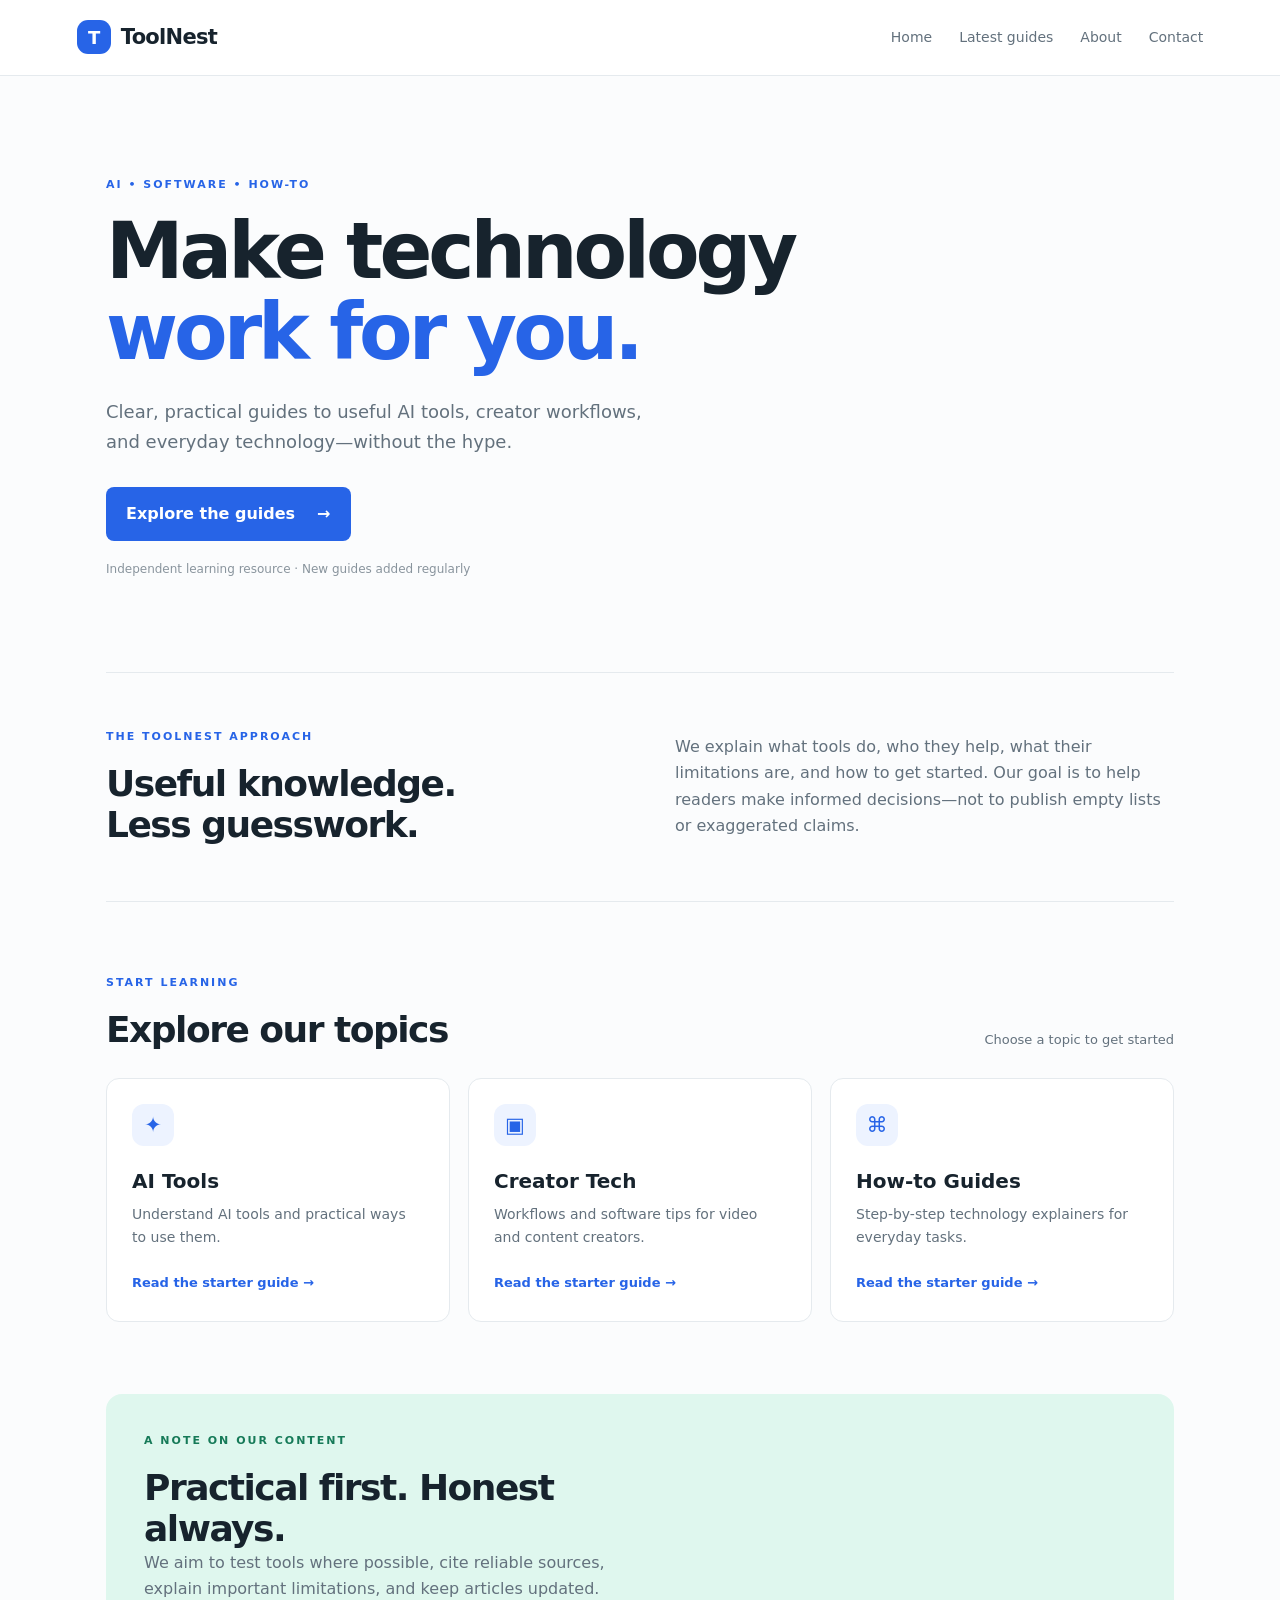
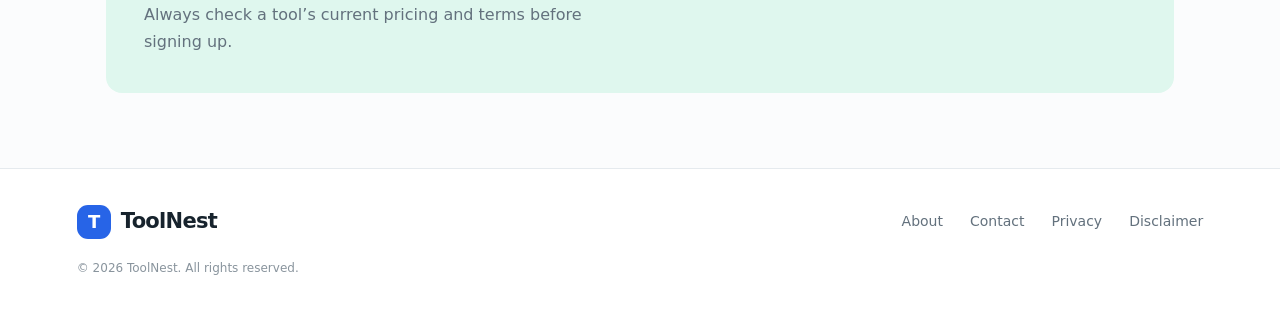
<file: index.html>
<!doctype html>
<html lang="en">
<head>
<meta charset="utf-8"><meta name="viewport" content="width=device-width,initial-scale=1">
<title>ToolNest — Practical AI & Tech Guides</title>
<meta name="description" content="Practical guides, honest tool explainers, and technology tutorials to help you work smarter with AI.">
<link rel="canonical" href="https://YOUR-DOMAIN.com/">
<link rel="stylesheet" href="assets/style.css">
</head>
<body>
<header class="site-header"><a class="brand" href="index.html"><span class="brand-mark">T</span> ToolNest</a>
<nav><a href="index.html">Home</a><a href="#latest">Latest guides</a><a href="about.html">About</a><a href="contact.html">Contact</a></nav>
</header>
<main>
<section class="hero"><div class="eyebrow">AI • SOFTWARE • HOW-TO</div><h1>Make technology<br><span>work for you.</span></h1>
<p>Clear, practical guides to useful AI tools, creator workflows, and everyday technology—without the hype.</p>
<a class="button" href="#latest">Explore the guides <span>→</span></a><div class="hero-note">Independent learning resource · New guides added regularly</div></section>
<section class="intro"><div><div class="eyebrow">THE TOOLNEST APPROACH</div><h2>Useful knowledge.<br>Less guesswork.</h2></div><p>We explain what tools do, who they help, what their limitations are, and how to get started. Our goal is to help readers make informed decisions—not to publish empty lists or exaggerated claims.</p></section>
<section id="latest" class="content-section"><div class="section-head"><div><div class="eyebrow">START LEARNING</div><h2>Explore our topics</h2></div><span class="muted">Choose a topic to get started</span></div>
<div class="topic-grid">
<a class="topic-card" href="article-ai-video.html"><div class="topic-icon">✦</div><h3>AI Tools</h3><p>Understand AI tools and practical ways to use them.</p><span>Read the starter guide →</span></a>
<a class="topic-card" href="article-creator.html"><div class="topic-icon">▣</div><h3>Creator Tech</h3><p>Workflows and software tips for video and content creators.</p><span>Read the starter guide →</span></a>
<a class="topic-card" href="article-productivity.html"><div class="topic-icon">⌘</div><h3>How-to Guides</h3><p>Step-by-step technology explainers for everyday tasks.</p><span>Read the starter guide →</span></a>
</div></section>
<section class="newsletter"><div><div class="eyebrow">A NOTE ON OUR CONTENT</div><h2>Practical first. Honest always.</h2><p>We aim to test tools where possible, cite reliable sources, explain important limitations, and keep articles updated. Always check a tool’s current pricing and terms before signing up.</p></div></section>
</main>
<footer><a class="brand" href="index.html"><span class="brand-mark">T</span> ToolNest</a><div class="footer-links"><a href="about.html">About</a><a href="contact.html">Contact</a><a href="privacy.html">Privacy</a><a href="disclaimer.html">Disclaimer</a></div><p>© 2026 ToolNest. All rights reserved.</p></footer>
</body></html>
</file>
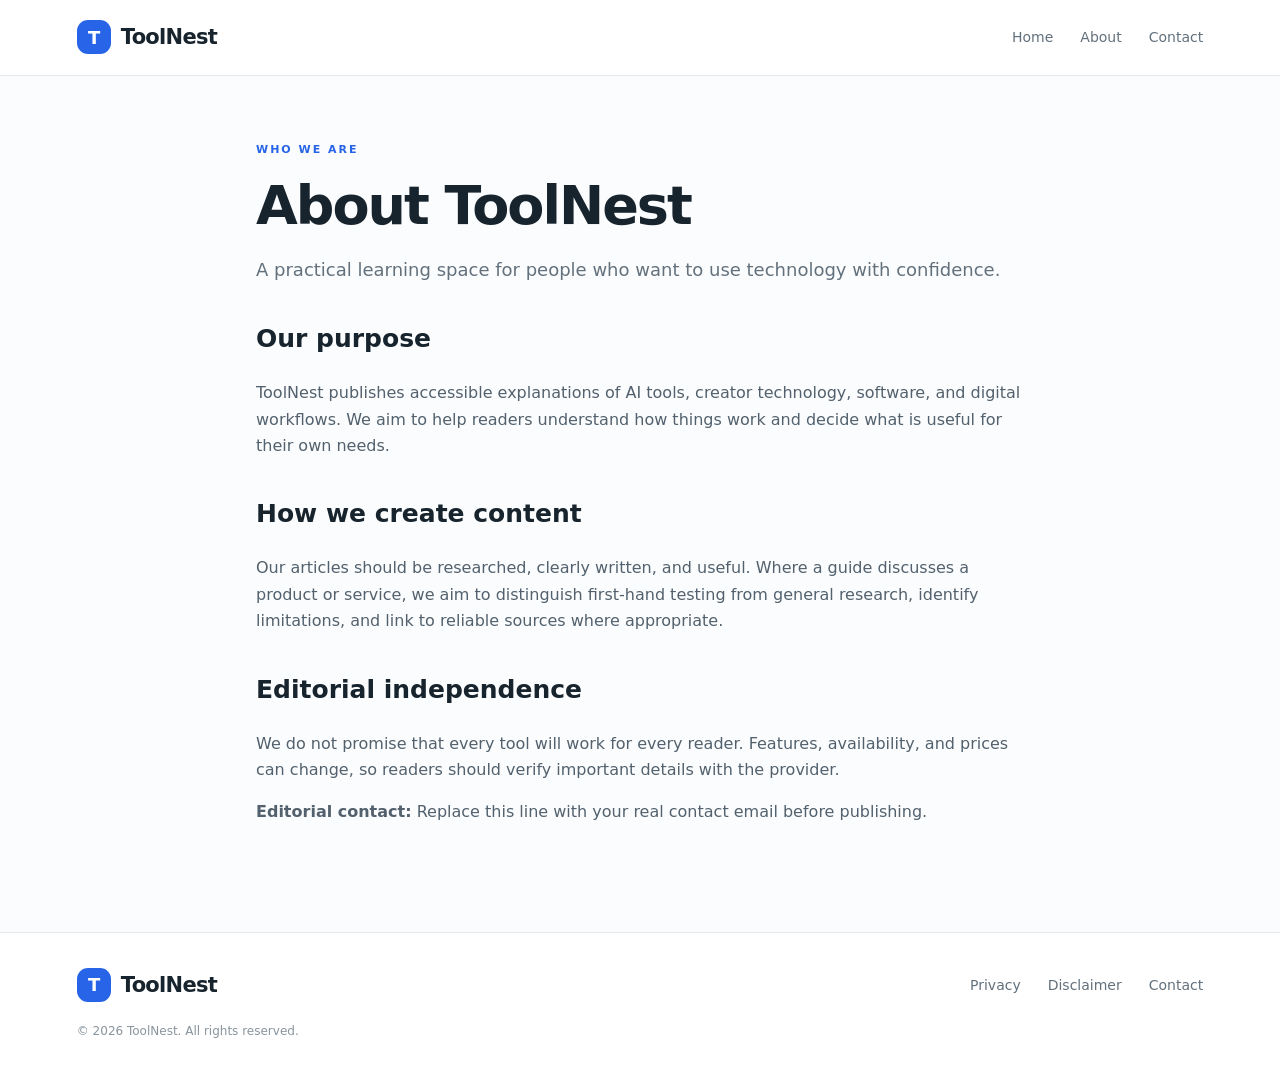
<file: about.html>
<!doctype html><html lang="en"><head><meta charset="utf-8"><meta name="viewport" content="width=device-width,initial-scale=1"><title>About ToolNest</title><meta name="description" content="Learn about ToolNest and our approach to practical technology education."><link rel="stylesheet" href="assets/style.css"></head><body><header class="site-header"><a class="brand" href="index.html"><span class="brand-mark">T</span> ToolNest</a><nav><a href="index.html">Home</a><a href="about.html">About</a><a href="contact.html">Contact</a></nav></header><main class="page"><div class="eyebrow">WHO WE ARE</div><h1>About ToolNest</h1><p class="lead">A practical learning space for people who want to use technology with confidence.</p><h2>Our purpose</h2><p>ToolNest publishes accessible explanations of AI tools, creator technology, software, and digital workflows. We aim to help readers understand how things work and decide what is useful for their own needs.</p><h2>How we create content</h2><p>Our articles should be researched, clearly written, and useful. Where a guide discusses a product or service, we aim to distinguish first-hand testing from general research, identify limitations, and link to reliable sources where appropriate.</p><h2>Editorial independence</h2><p>We do not promise that every tool will work for every reader. Features, availability, and prices can change, so readers should verify important details with the provider.</p><p><strong>Editorial contact:</strong> Replace this line with your real contact email before publishing.</p></main><footer><a class="brand" href="index.html"><span class="brand-mark">T</span> ToolNest</a><div class="footer-links"><a href="privacy.html">Privacy</a><a href="disclaimer.html">Disclaimer</a><a href="contact.html">Contact</a></div><p>© 2026 ToolNest. All rights reserved.</p></footer></body></html>
</file>
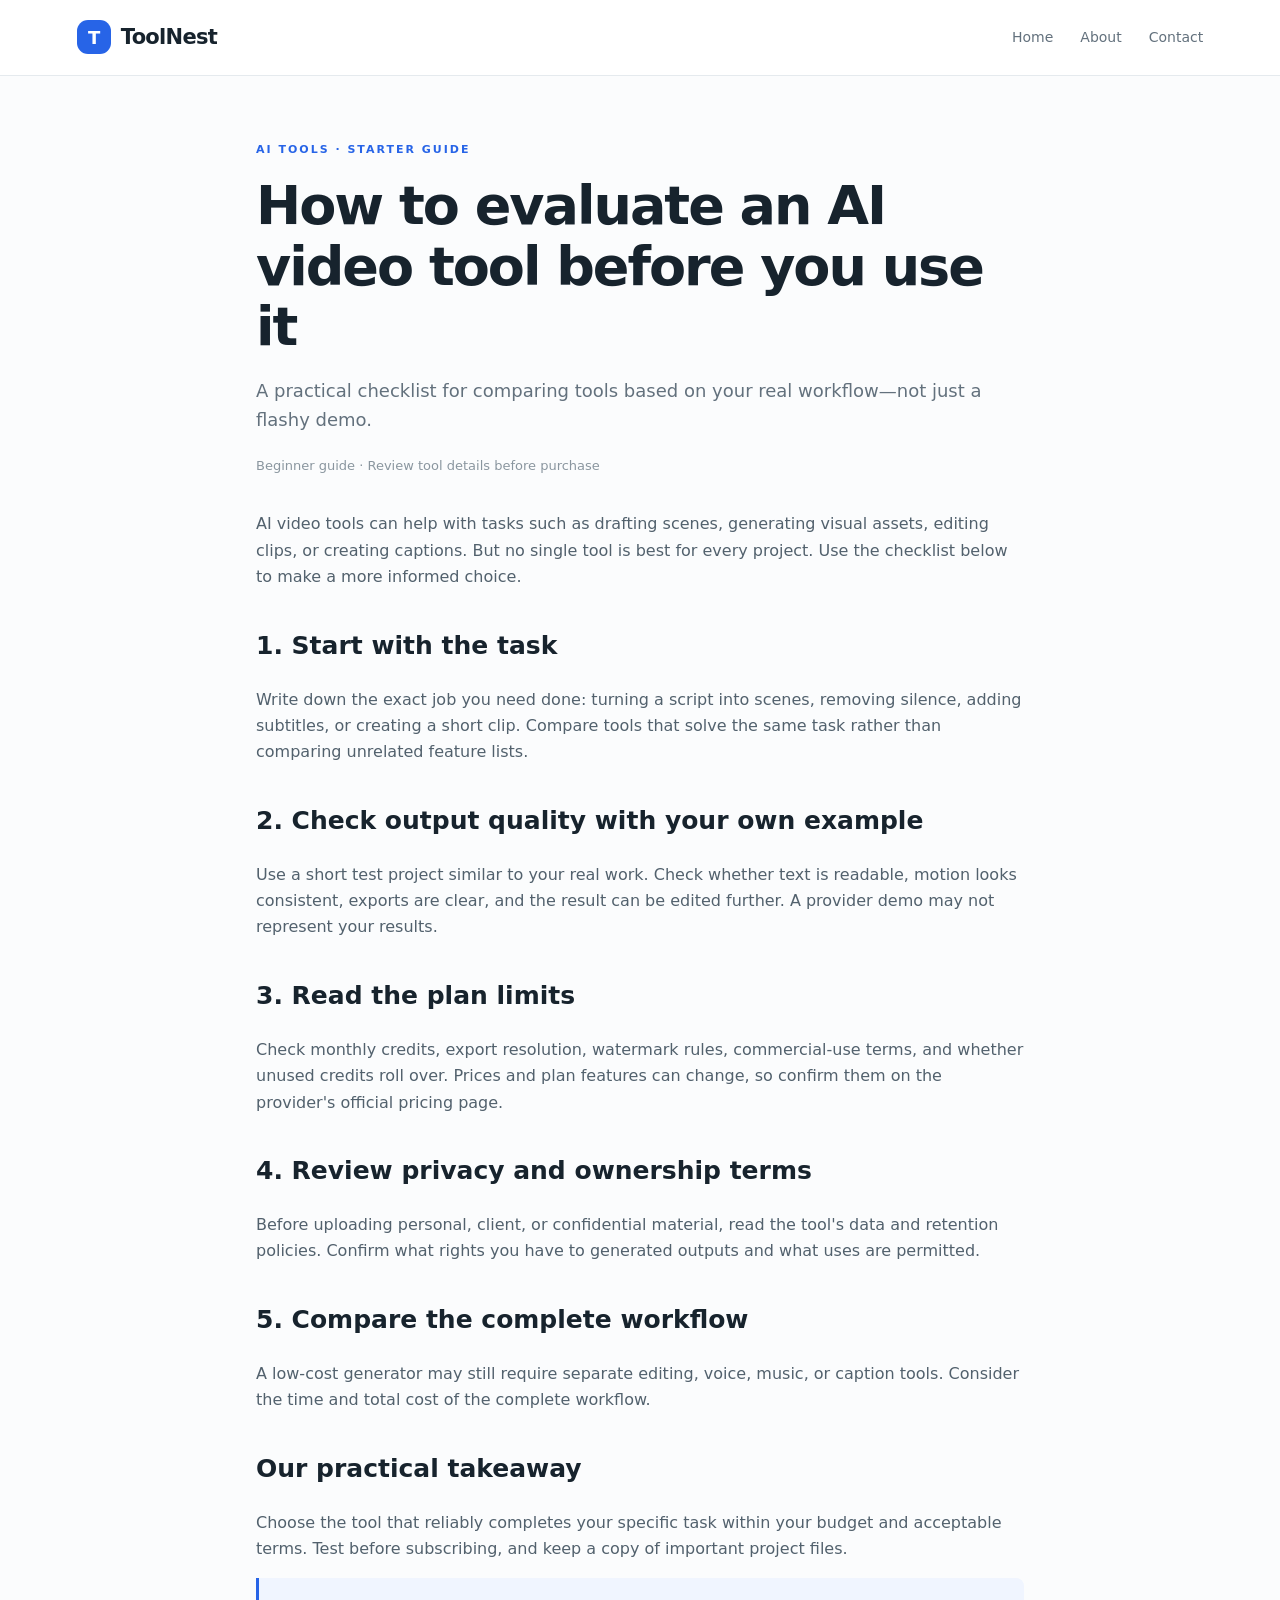
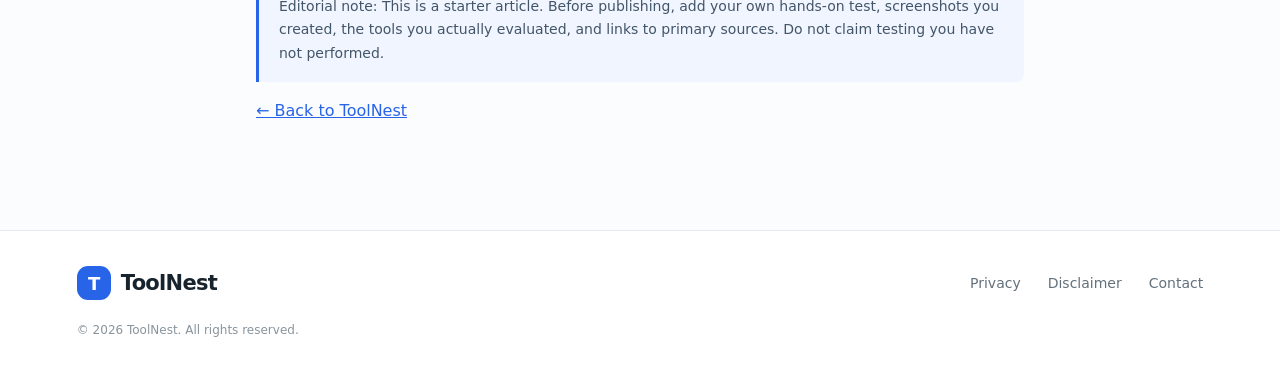
<file: article-ai-video.html>
<!doctype html><html lang="en"><head><meta charset="utf-8"><meta name="viewport" content="width=device-width,initial-scale=1"><title>How to Evaluate an AI Video Tool — ToolNest</title><meta name="description" content="A practical checklist for evaluating AI video tools before choosing one."><link rel="stylesheet" href="assets/style.css"></head><body><header class="site-header"><a class="brand" href="index.html"><span class="brand-mark">T</span> ToolNest</a><nav><a href="index.html">Home</a><a href="about.html">About</a><a href="contact.html">Contact</a></nav></header><main class="page"><div class="eyebrow">AI TOOLS · STARTER GUIDE</div><h1>How to evaluate an AI video tool before you use it</h1><p class="lead">A practical checklist for comparing tools based on your real workflow—not just a flashy demo.</p><div class="article-meta">Beginner guide · Review tool details before purchase</div><p>AI video tools can help with tasks such as drafting scenes, generating visual assets, editing clips, or creating captions. But no single tool is best for every project. Use the checklist below to make a more informed choice.</p><h2>1. Start with the task</h2><p>Write down the exact job you need done: turning a script into scenes, removing silence, adding subtitles, or creating a short clip. Compare tools that solve the same task rather than comparing unrelated feature lists.</p><h2>2. Check output quality with your own example</h2><p>Use a short test project similar to your real work. Check whether text is readable, motion looks consistent, exports are clear, and the result can be edited further. A provider demo may not represent your results.</p><h2>3. Read the plan limits</h2><p>Check monthly credits, export resolution, watermark rules, commercial-use terms, and whether unused credits roll over. Prices and plan features can change, so confirm them on the provider's official pricing page.</p><h2>4. Review privacy and ownership terms</h2><p>Before uploading personal, client, or confidential material, read the tool's data and retention policies. Confirm what rights you have to generated outputs and what uses are permitted.</p><h2>5. Compare the complete workflow</h2><p>A low-cost generator may still require separate editing, voice, music, or caption tools. Consider the time and total cost of the complete workflow.</p><h2>Our practical takeaway</h2><p>Choose the tool that reliably completes your specific task within your budget and acceptable terms. Test before subscribing, and keep a copy of important project files.</p><div class="notice">Editorial note: This is a starter article. Before publishing, add your own hands-on test, screenshots you created, the tools you actually evaluated, and links to primary sources. Do not claim testing you have not performed.</div><p><a href="index.html">← Back to ToolNest</a></p></main><footer><a class="brand" href="index.html"><span class="brand-mark">T</span> ToolNest</a><div class="footer-links"><a href="privacy.html">Privacy</a><a href="disclaimer.html">Disclaimer</a><a href="contact.html">Contact</a></div><p>© 2026 ToolNest. All rights reserved.</p></footer></body></html>
</file>
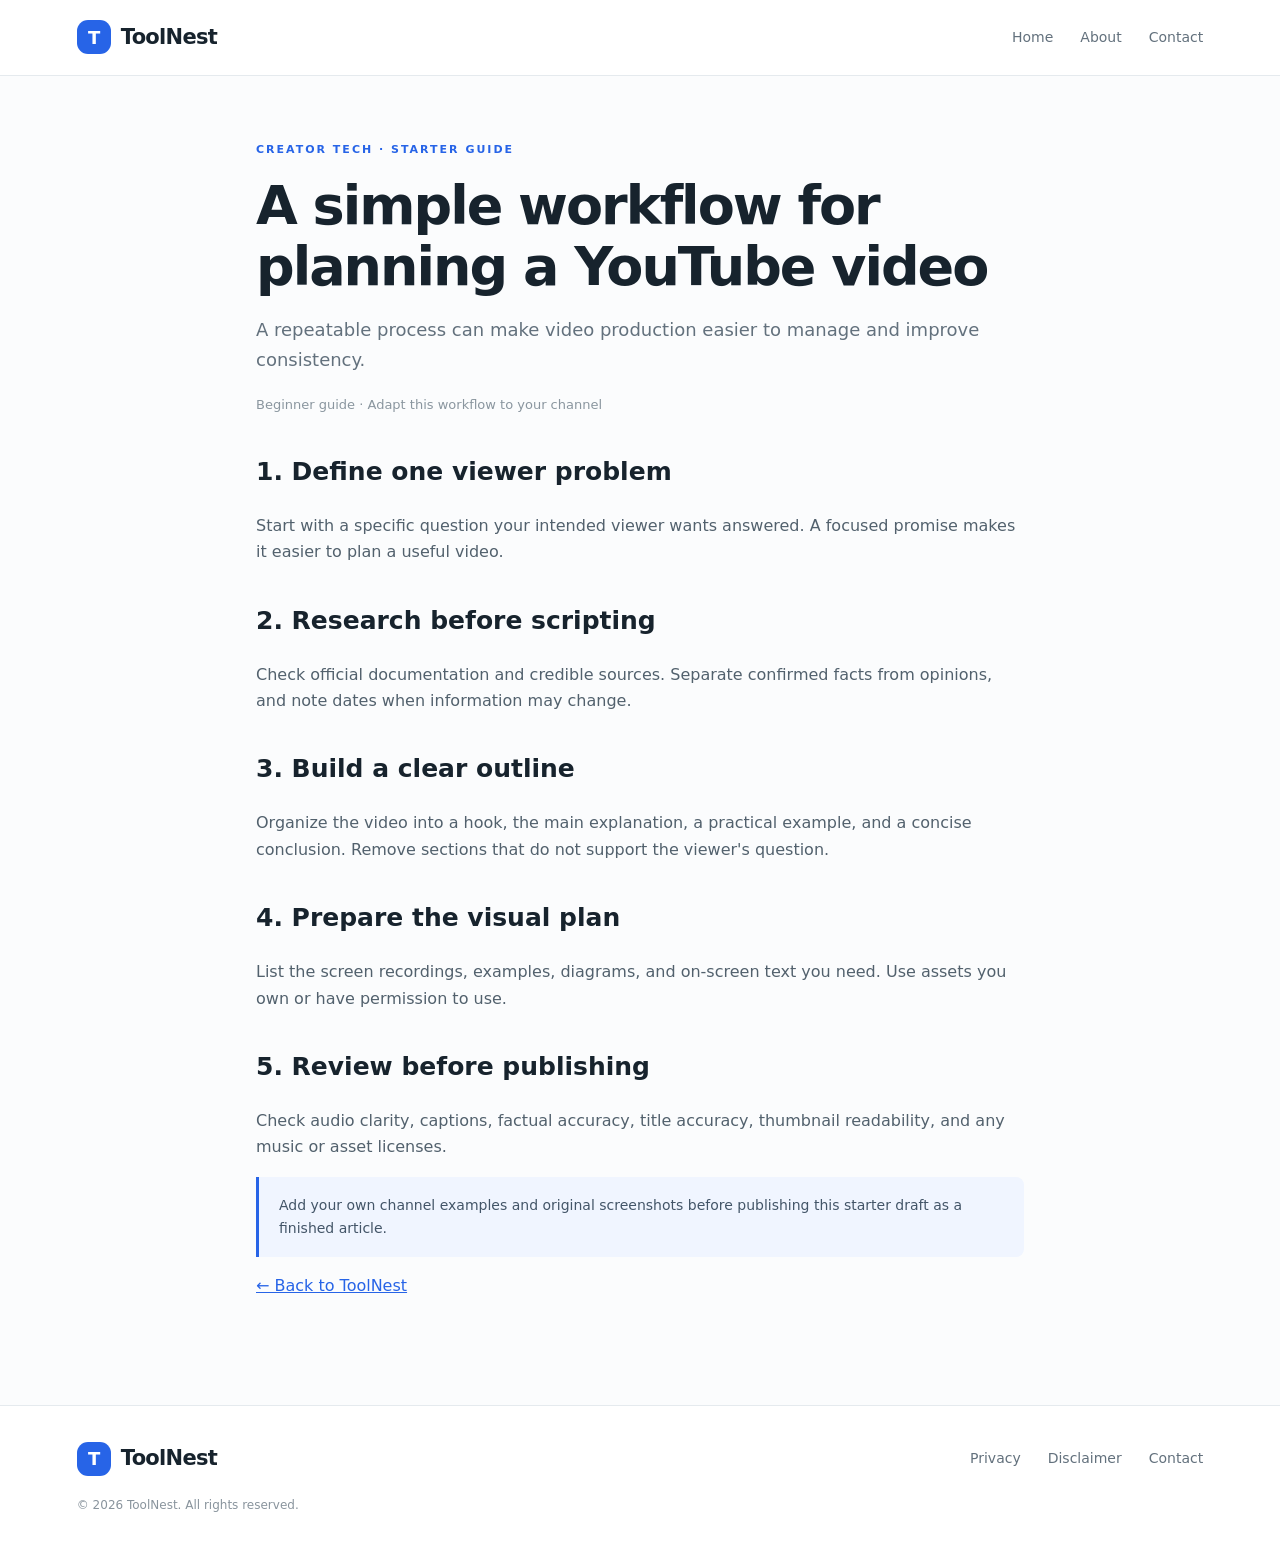
<file: article-creator.html>
<!doctype html><html lang="en"><head><meta charset="utf-8"><meta name="viewport" content="width=device-width,initial-scale=1"><title>A Simple Workflow for YouTube Creators — ToolNest</title><meta name="description" content="Plan a repeatable creator workflow from idea to published video."><link rel="stylesheet" href="assets/style.css"></head><body><header class="site-header"><a class="brand" href="index.html"><span class="brand-mark">T</span> ToolNest</a><nav><a href="index.html">Home</a><a href="about.html">About</a><a href="contact.html">Contact</a></nav></header><main class="page"><div class="eyebrow">CREATOR TECH · STARTER GUIDE</div><h1>A simple workflow for planning a YouTube video</h1><p class="lead">A repeatable process can make video production easier to manage and improve consistency.</p><div class="article-meta">Beginner guide · Adapt this workflow to your channel</div><h2>1. Define one viewer problem</h2><p>Start with a specific question your intended viewer wants answered. A focused promise makes it easier to plan a useful video.</p><h2>2. Research before scripting</h2><p>Check official documentation and credible sources. Separate confirmed facts from opinions, and note dates when information may change.</p><h2>3. Build a clear outline</h2><p>Organize the video into a hook, the main explanation, a practical example, and a concise conclusion. Remove sections that do not support the viewer's question.</p><h2>4. Prepare the visual plan</h2><p>List the screen recordings, examples, diagrams, and on-screen text you need. Use assets you own or have permission to use.</p><h2>5. Review before publishing</h2><p>Check audio clarity, captions, factual accuracy, title accuracy, thumbnail readability, and any music or asset licenses.</p><div class="notice">Add your own channel examples and original screenshots before publishing this starter draft as a finished article.</div><p><a href="index.html">← Back to ToolNest</a></p></main><footer><a class="brand" href="index.html"><span class="brand-mark">T</span> ToolNest</a><div class="footer-links"><a href="privacy.html">Privacy</a><a href="disclaimer.html">Disclaimer</a><a href="contact.html">Contact</a></div><p>© 2026 ToolNest. All rights reserved.</p></footer></body></html>
</file>
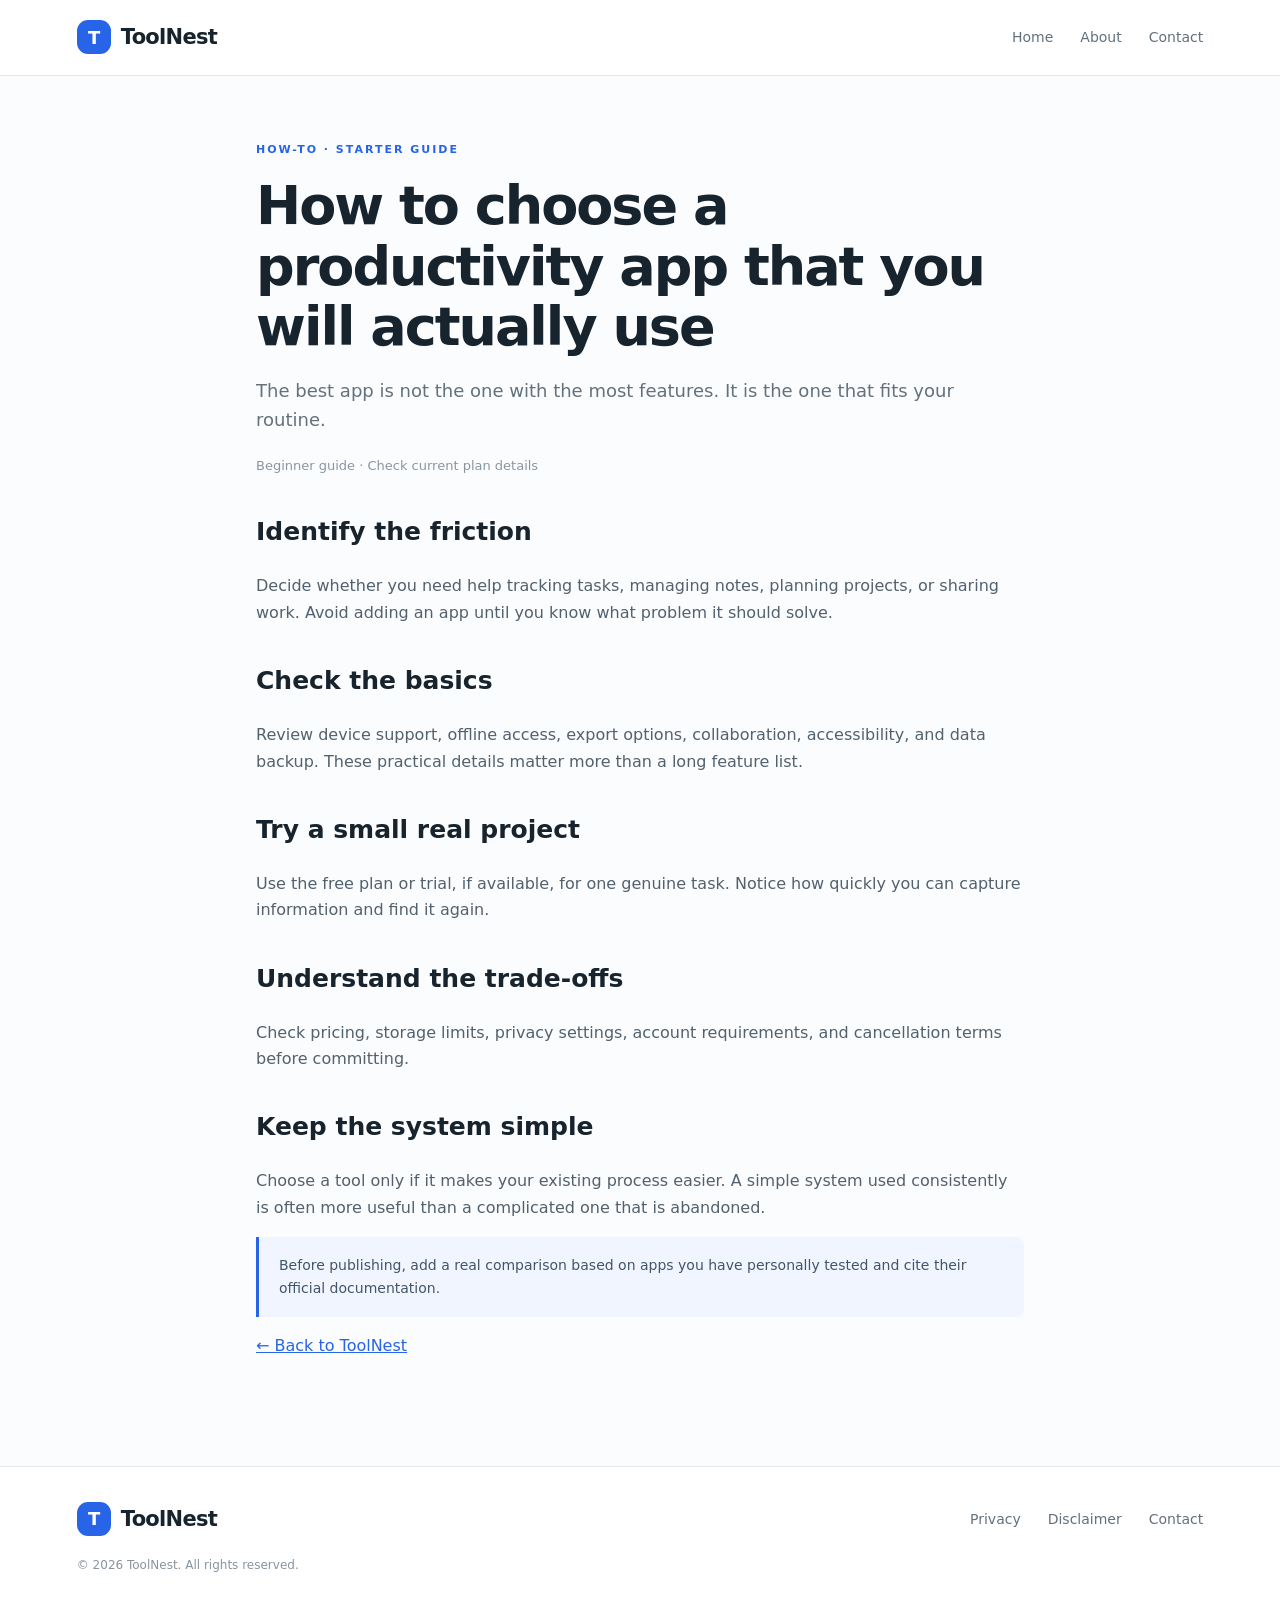
<file: article-productivity.html>
<!doctype html><html lang="en"><head><meta charset="utf-8"><meta name="viewport" content="width=device-width,initial-scale=1"><title>How to Choose a Productivity App — ToolNest</title><meta name="description" content="A practical way to choose a productivity app that fits your work."><link rel="stylesheet" href="assets/style.css"></head><body><header class="site-header"><a class="brand" href="index.html"><span class="brand-mark">T</span> ToolNest</a><nav><a href="index.html">Home</a><a href="about.html">About</a><a href="contact.html">Contact</a></nav></header><main class="page"><div class="eyebrow">HOW-TO · STARTER GUIDE</div><h1>How to choose a productivity app that you will actually use</h1><p class="lead">The best app is not the one with the most features. It is the one that fits your routine.</p><div class="article-meta">Beginner guide · Check current plan details</div><h2>Identify the friction</h2><p>Decide whether you need help tracking tasks, managing notes, planning projects, or sharing work. Avoid adding an app until you know what problem it should solve.</p><h2>Check the basics</h2><p>Review device support, offline access, export options, collaboration, accessibility, and data backup. These practical details matter more than a long feature list.</p><h2>Try a small real project</h2><p>Use the free plan or trial, if available, for one genuine task. Notice how quickly you can capture information and find it again.</p><h2>Understand the trade-offs</h2><p>Check pricing, storage limits, privacy settings, account requirements, and cancellation terms before committing.</p><h2>Keep the system simple</h2><p>Choose a tool only if it makes your existing process easier. A simple system used consistently is often more useful than a complicated one that is abandoned.</p><div class="notice">Before publishing, add a real comparison based on apps you have personally tested and cite their official documentation.</div><p><a href="index.html">← Back to ToolNest</a></p></main><footer><a class="brand" href="index.html"><span class="brand-mark">T</span> ToolNest</a><div class="footer-links"><a href="privacy.html">Privacy</a><a href="disclaimer.html">Disclaimer</a><a href="contact.html">Contact</a></div><p>© 2026 ToolNest. All rights reserved.</p></footer></body></html>
</file>
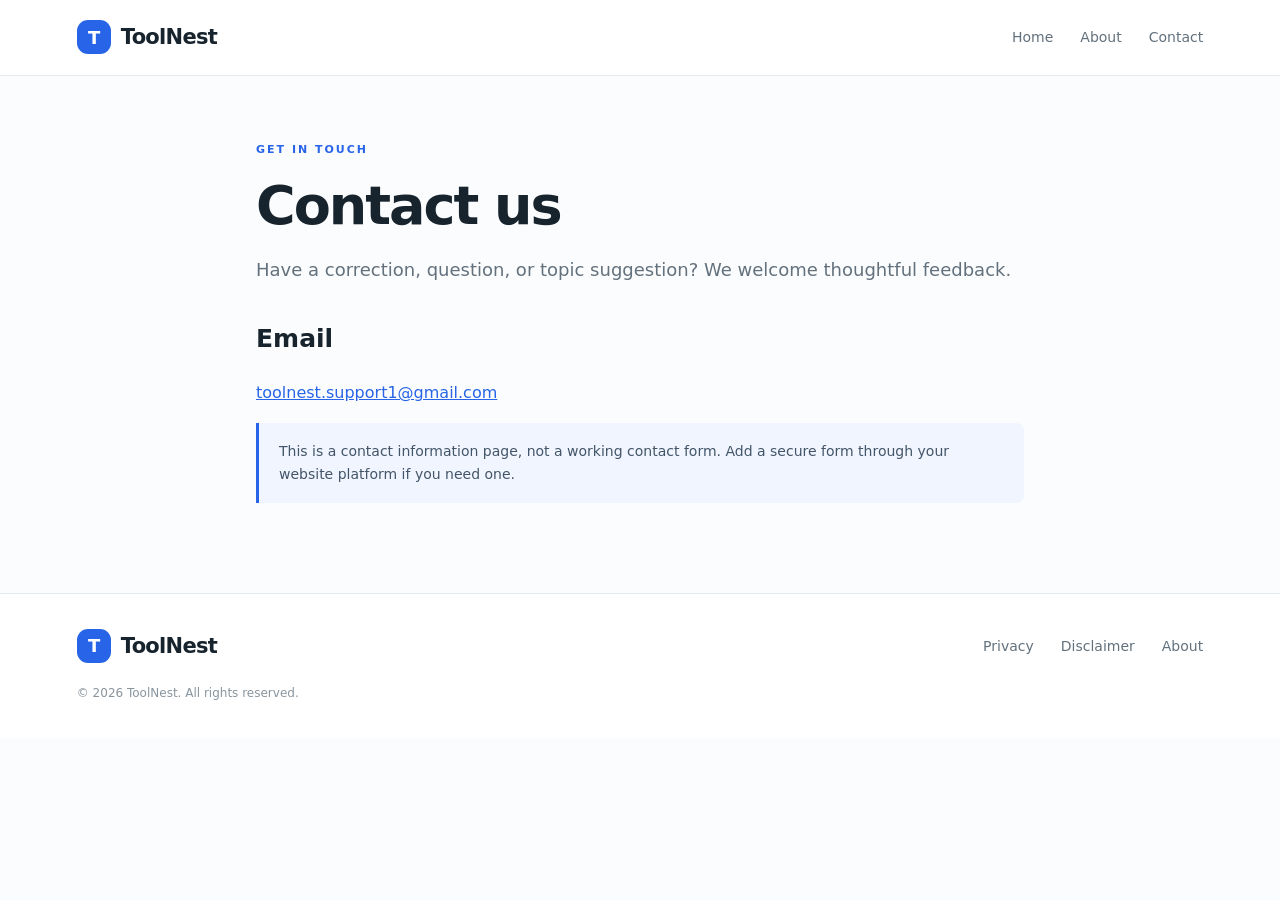
<file: contact.html>
<!doctype html><html lang="en"><head><meta charset="utf-8"><meta name="viewport" content="width=device-width,initial-scale=1"><title>Contact ToolNest</title><meta name="description" content="Contact the ToolNest editorial team."><link rel="stylesheet" href="assets/style.css"></head><body><header class="site-header"><a class="brand" href="index.html"><span class="brand-mark">T</span> ToolNest</a><nav><a href="index.html">Home</a><a href="about.html">About</a><a href="contact.html">Contact</a></nav></header><main class="page"><div class="eyebrow">GET IN TOUCH</div><h1>Contact us</h1><p class="lead">Have a correction, question, or topic suggestion? We welcome thoughtful feedback.</p><h2>Email</h2><p><a href="mailto:toolnest.support1@gmail.com">toolnest.support1@gmail.com</a></p><div class="notice">This is a contact information page, not a working contact form. Add a secure form through your website platform if you need one.</div></main><footer><a class="brand" href="index.html"><span class="brand-mark">T</span> ToolNest</a><div class="footer-links"><a href="privacy.html">Privacy</a><a href="disclaimer.html">Disclaimer</a><a href="about.html">About</a></div><p>© 2026 ToolNest. All rights reserved.</p></footer></body></html>
</file>
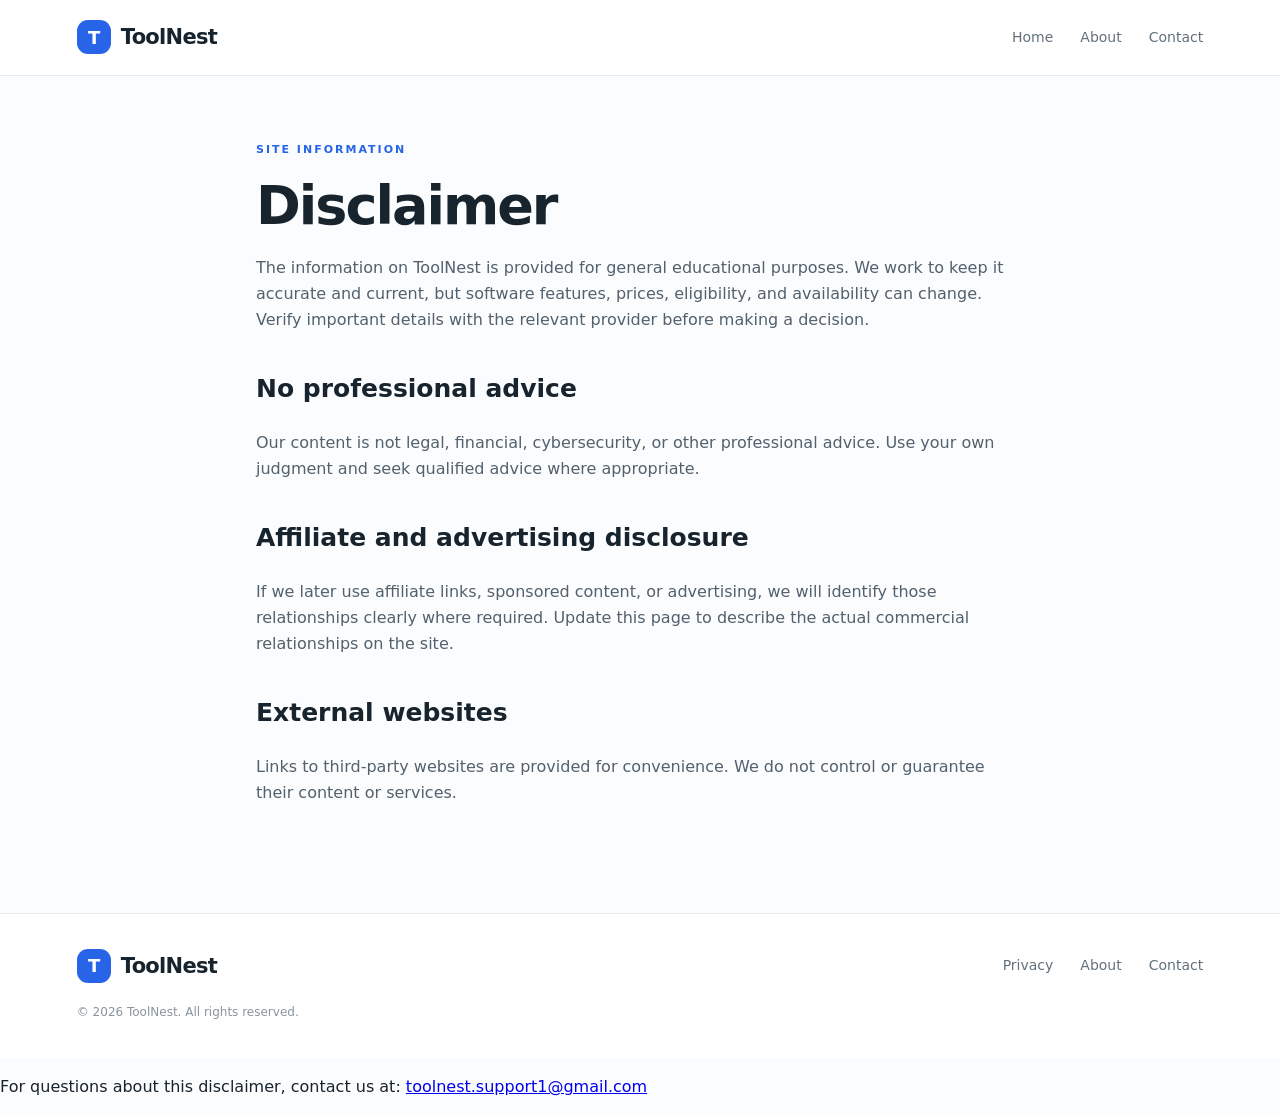
<file: disclaimer.html>
<!doctype html><html lang="en"><head><meta charset="utf-8"><meta name="viewport" content="width=device-width,initial-scale=1"><title>Disclaimer — ToolNest</title><meta name="description" content="ToolNest content disclaimer."><link rel="stylesheet" href="assets/style.css"></head><body><header class="site-header"><a class="brand" href="index.html"><span class="brand-mark">T</span> ToolNest</a><nav><a href="index.html">Home</a><a href="about.html">About</a><a href="contact.html">Contact</a></nav></header><main class="page"><div class="eyebrow">SITE INFORMATION</div><h1>Disclaimer</h1><p>The information on ToolNest is provided for general educational purposes. We work to keep it accurate and current, but software features, prices, eligibility, and availability can change. Verify important details with the relevant provider before making a decision.</p><h2>No professional advice</h2><p>Our content is not legal, financial, cybersecurity, or other professional advice. Use your own judgment and seek qualified advice where appropriate.</p><h2>Affiliate and advertising disclosure</h2><p>If we later use affiliate links, sponsored content, or advertising, we will identify those relationships clearly where required. Update this page to describe the actual commercial relationships on the site.</p><h2>External websites</h2><p>Links to third-party websites are provided for convenience. We do not control or guarantee their content or services.</p></main><footer><a class="brand" href="index.html"><span class="brand-mark">T</span> ToolNest</a><div class="footer-links"><a href="privacy.html">Privacy</a><a href="about.html">About</a><a href="contact.html">Contact</a></div><p>© 2026 ToolNest. All rights reserved.</p></footer></body></html><p>For questions about this disclaimer, contact us at:
<a href="mailto:toolnest.support1@gmail.com">toolnest.support1@gmail.com</a></p>
</file>
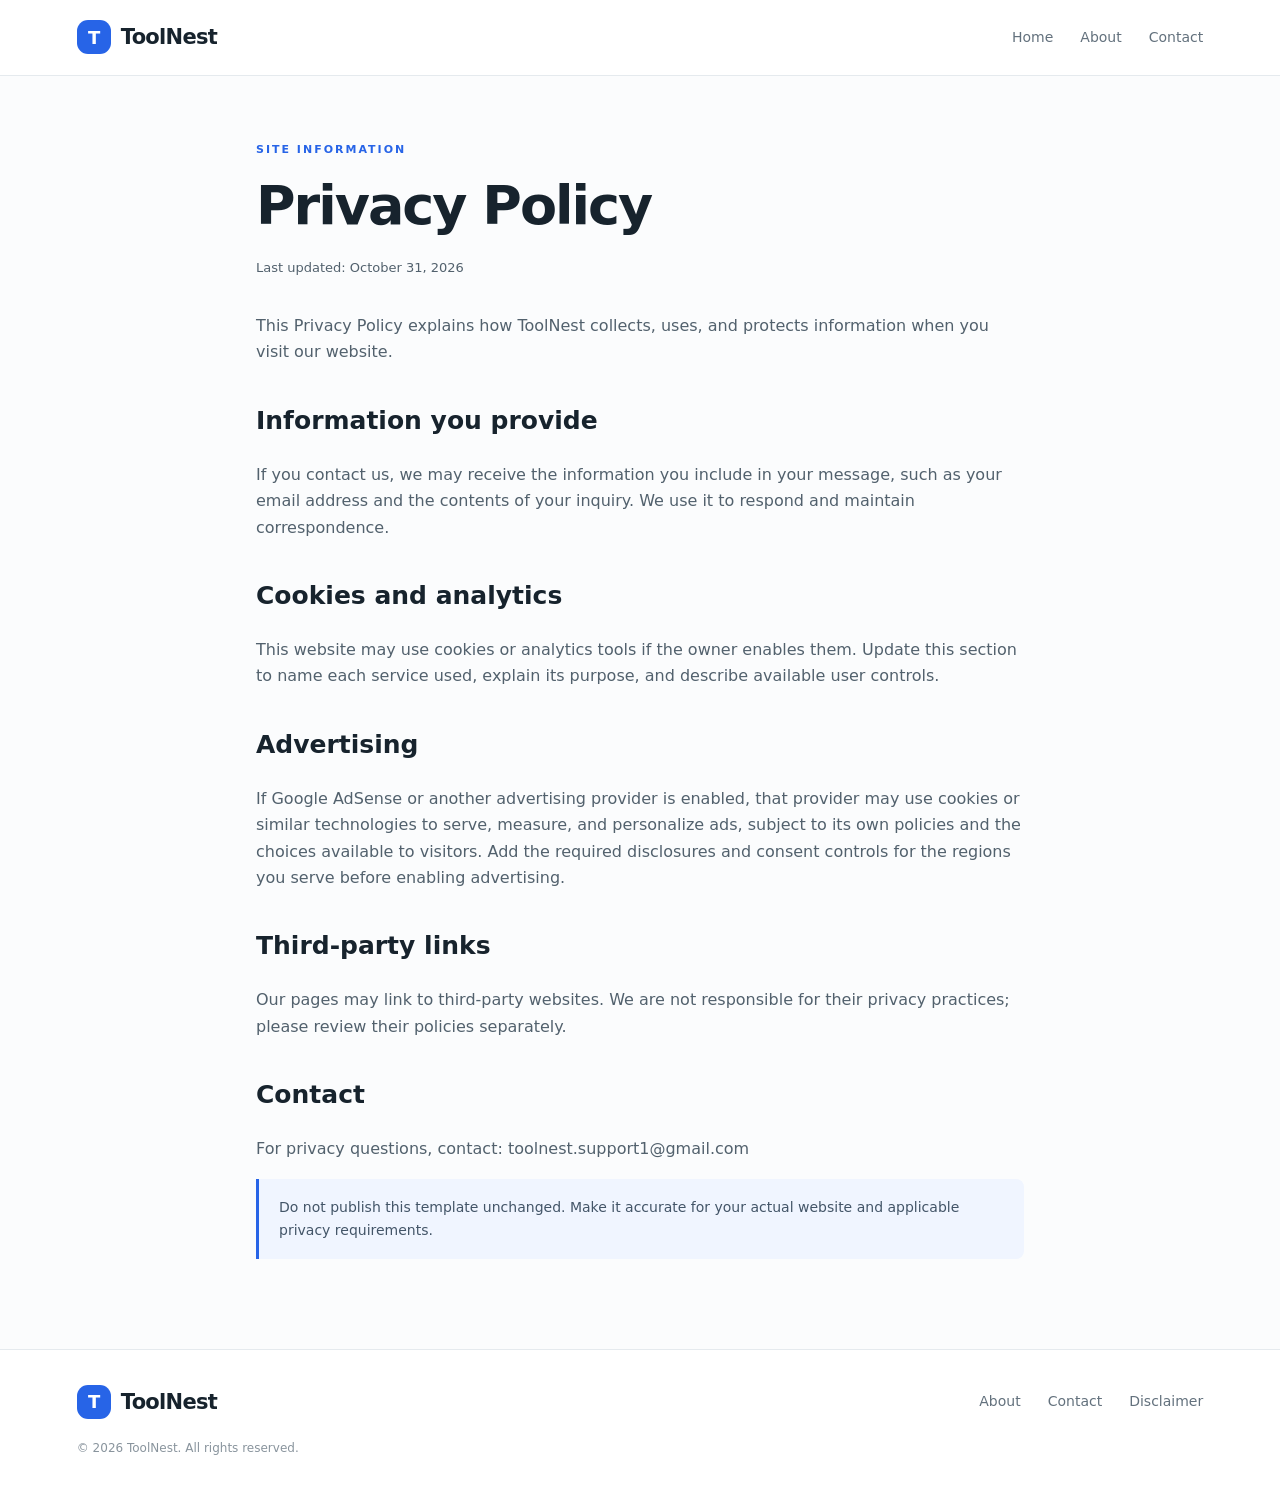
<file: privacy.html>
<!doctype html><html lang="en"><head><meta charset="utf-8"><meta name="viewport" content="width=device-width,initial-scale=1"><title>Privacy Policy — ToolNest</title><meta name="description" content="ToolNest privacy policy."><link rel="stylesheet" href="assets/style.css"></head><body><header class="site-header"><a class="brand" href="index.html"><span class="brand-mark">T</span> ToolNest</a><nav><a href="index.html">Home</a><a href="about.html">About</a><a href="contact.html">Contact</a></nav></header><main class="page"><div class="eyebrow">SITE INFORMATION</div><h1>Privacy Policy</h1><p class="article-meta">Last updated: October 31, 2026</p><p>This Privacy Policy explains how ToolNest collects, uses, and protects information when you visit our website.</p><h2>Information you provide</h2><p>If you contact us, we may receive the information you include in your message, such as your email address and the contents of your inquiry. We use it to respond and maintain correspondence.</p><h2>Cookies and analytics</h2><p>This website may use cookies or analytics tools if the owner enables them. Update this section to name each service used, explain its purpose, and describe available user controls.</p><h2>Advertising</h2><p>If Google AdSense or another advertising provider is enabled, that provider may use cookies or similar technologies to serve, measure, and personalize ads, subject to its own policies and the choices available to visitors. Add the required disclosures and consent controls for the regions you serve before enabling advertising.</p><h2>Third-party links</h2><p>Our pages may link to third-party websites. We are not responsible for their privacy practices; please review their policies separately.</p><h2>Contact</h2><p>For privacy questions, contact: toolnest.support1@gmail.com</p><div class="notice">Do not publish this template unchanged. Make it accurate for your actual website and applicable privacy requirements.</div></main><footer><a class="brand" href="index.html"><span class="brand-mark">T</span> ToolNest</a><div class="footer-links"><a href="about.html">About</a><a href="contact.html">Contact</a><a href="disclaimer.html">Disclaimer</a></div><p>© 2026 ToolNest. All rights reserved.</p></footer></body></html>
</file>
<file: assets/style.css>
:root{--ink:#17232d;--muted:#63717d;--line:#e5eaee;--paper:#fbfcfd;--blue:#2764e7;--mint:#dff7ee;--navy:#102535}*{box-sizing:border-box}html{scroll-behavior:smooth}body{margin:0;background:var(--paper);color:var(--ink);font-family:Inter,ui-sans-serif,system-ui,-apple-system,"Segoe UI",sans-serif;line-height:1.65}.site-header{height:76px;padding:0 max(6vw,24px);display:flex;align-items:center;justify-content:space-between;border-bottom:1px solid var(--line);background:#fff}.brand{font-size:21px;font-weight:800;letter-spacing:-.7px;color:var(--ink);text-decoration:none;display:flex;align-items:center;gap:10px}.brand-mark{display:grid;place-items:center;background:var(--blue);color:white;width:34px;height:34px;border-radius:11px;font-size:18px}.site-header nav,.footer-links{display:flex;gap:27px}.site-header nav a,.footer-links a{font-size:14px;color:var(--muted);text-decoration:none}.site-header nav a:hover,.footer-links a:hover{color:var(--blue)}main{max-width:1120px;margin:auto;padding:0 26px}.hero{padding:100px 0 92px;max-width:760px}.eyebrow{font-size:11px;letter-spacing:2px;font-weight:800;color:var(--blue);margin-bottom:17px}.hero h1{font-size:clamp(48px,7vw,78px);line-height:1.04;letter-spacing:-4px;margin:0 0 24px;font-weight:800}.hero h1 span{color:var(--blue)}.hero p{max-width:570px;color:var(--muted);font-size:18px;margin:0 0 30px}.button{display:inline-flex;gap:22px;align-items:center;padding:14px 20px;background:var(--blue);color:#fff;text-decoration:none;border-radius:8px;font-weight:700}.hero-note{font-size:12px;color:#89949d;margin-top:19px}.intro{border-top:1px solid var(--line);border-bottom:1px solid var(--line);padding:55px 0;display:grid;grid-template-columns:1fr 1fr;gap:70px;align-items:center}.intro h2,.section-head h2,.newsletter h2{font-size:36px;line-height:1.15;letter-spacing:-1.5px;margin:0}.intro p,.newsletter p{color:var(--muted);margin:0;font-size:16px}.content-section{padding:72px 0}.section-head{display:flex;justify-content:space-between;align-items:end;margin-bottom:28px}.muted{font-size:13px;color:var(--muted)}.topic-grid{display:grid;grid-template-columns:repeat(3,1fr);gap:18px}.topic-card{display:block;background:white;border:1px solid var(--line);border-radius:13px;padding:25px;text-decoration:none;color:inherit;transition:.2s}.topic-card:hover{transform:translateY(-3px);border-color:#b9cafa;box-shadow:0 12px 30px #1a34500d}.topic-icon{width:42px;height:42px;border-radius:12px;background:#edf3ff;color:var(--blue);display:grid;place-items:center;font-size:21px}.topic-card h3{margin:19px 0 5px;font-size:20px}.topic-card p{color:var(--muted);font-size:14px;min-height:48px;margin:0 0 18px}.topic-card span{color:var(--blue);font-size:13px;font-weight:700}.newsletter{background:var(--mint);padding:38px;border-radius:16px;margin:0 0 75px;display:grid;grid-template-columns:1fr 1fr;gap:50px;align-items:center}.newsletter .eyebrow{color:#167a58}footer{padding:35px max(6vw,24px);background:#fff;border-top:1px solid var(--line);display:flex;align-items:center;justify-content:space-between;gap:20px;flex-wrap:wrap}footer p{width:100%;font-size:12px;color:#89949d;margin:0}.page{max-width:820px;padding:65px 26px 90px;margin:auto}.page h1{font-size:clamp(36px,6vw,54px);letter-spacing:-2px;line-height:1.12;margin:8px 0 18px}.page h2{margin-top:34px;font-size:25px}.page p,.page li{color:#52616d}.page .lead{font-size:18px;color:var(--muted)}.article-meta{font-size:13px;color:#8a969f;margin:20px 0 35px}.notice{padding:17px 20px;border-left:3px solid var(--blue);background:#f0f5ff;color:#435568;border-radius:0 8px 8px 0;font-size:14px}.page a{color:var(--blue)}@media(max-width:700px){.site-header{height:auto;min-height:70px;align-items:flex-start;padding-top:17px;padding-bottom:15px;gap:15px;flex-direction:column}.site-header nav{gap:17px;flex-wrap:wrap}.hero{padding:70px 0}.hero h1{letter-spacing:-2.5px}.intro,.newsletter{grid-template-columns:1fr;gap:20px}.topic-grid{grid-template-columns:1fr}.section-head{align-items:flex-start;gap:10px;flex-direction:column}.newsletter{padding:26px}footer{align-items:flex-start;flex-direction:column}.footer-links{flex-wrap:wrap;gap:18px}}
</file>
